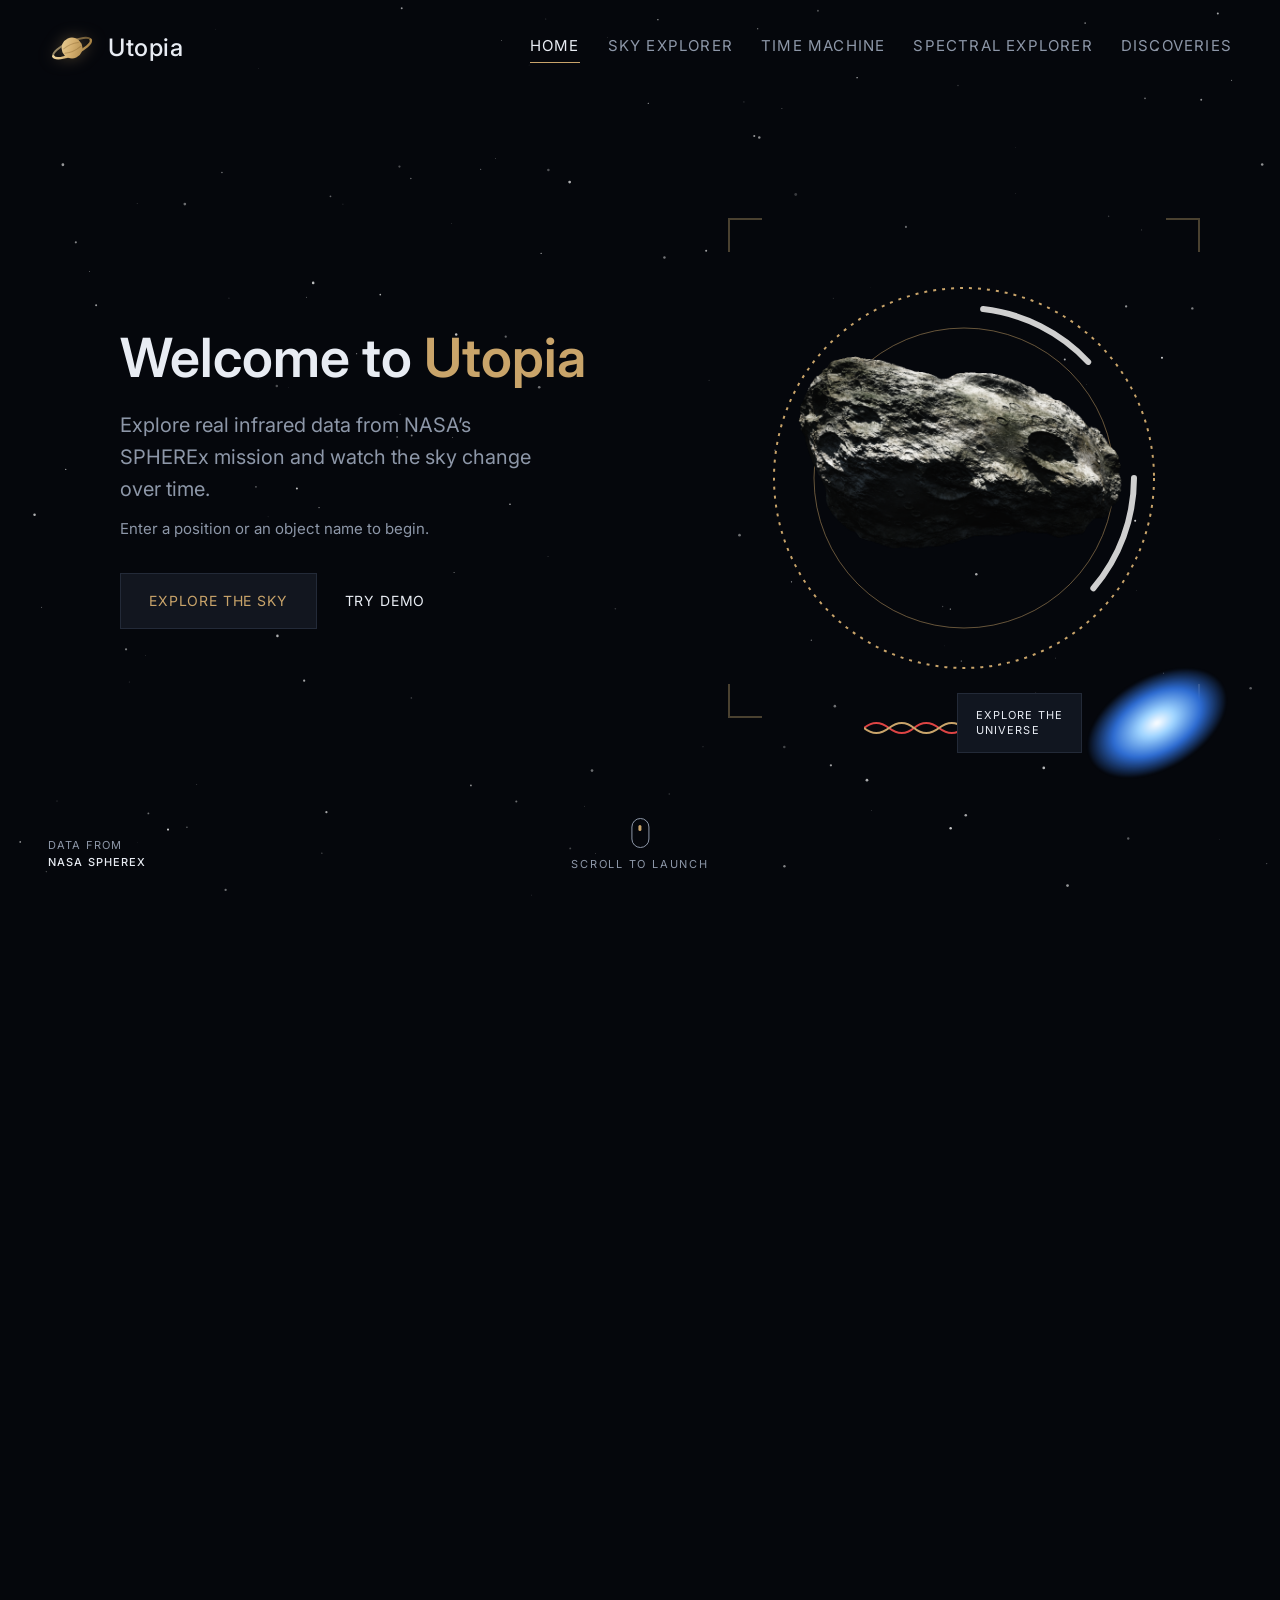
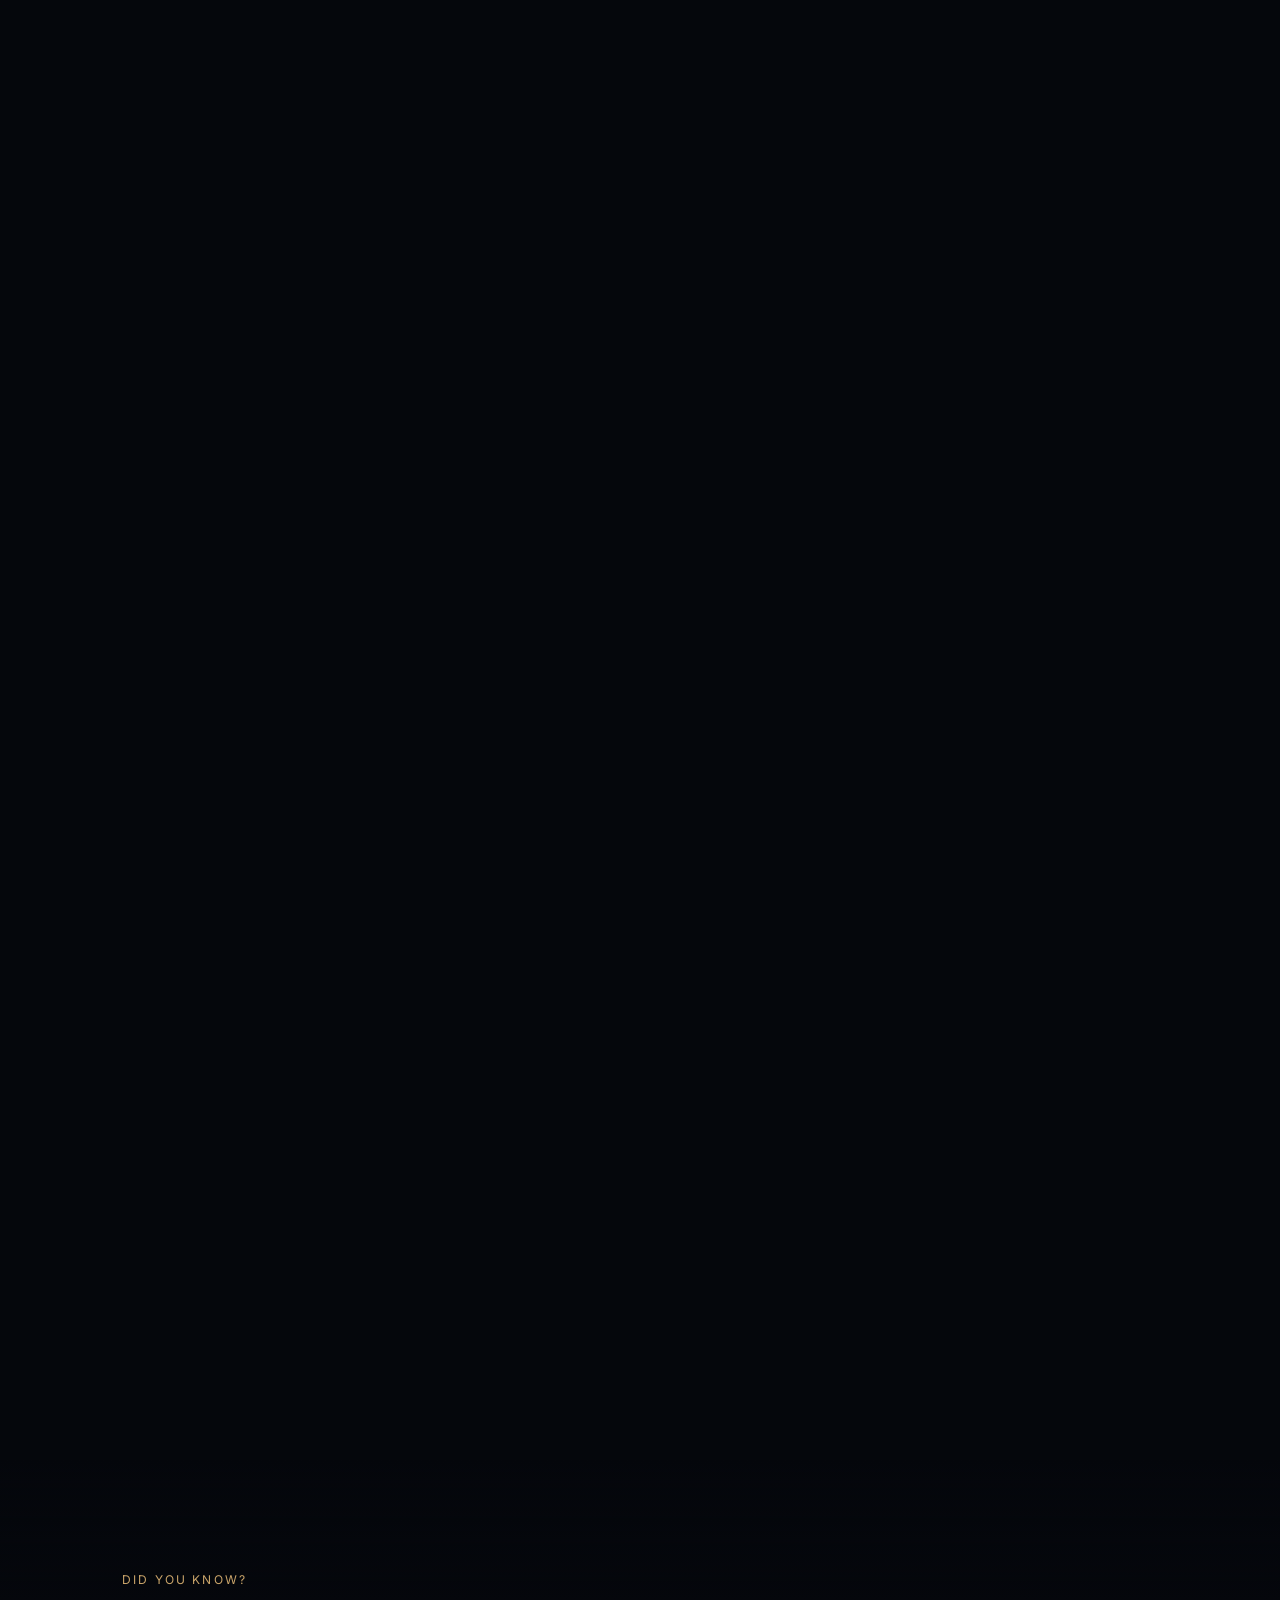
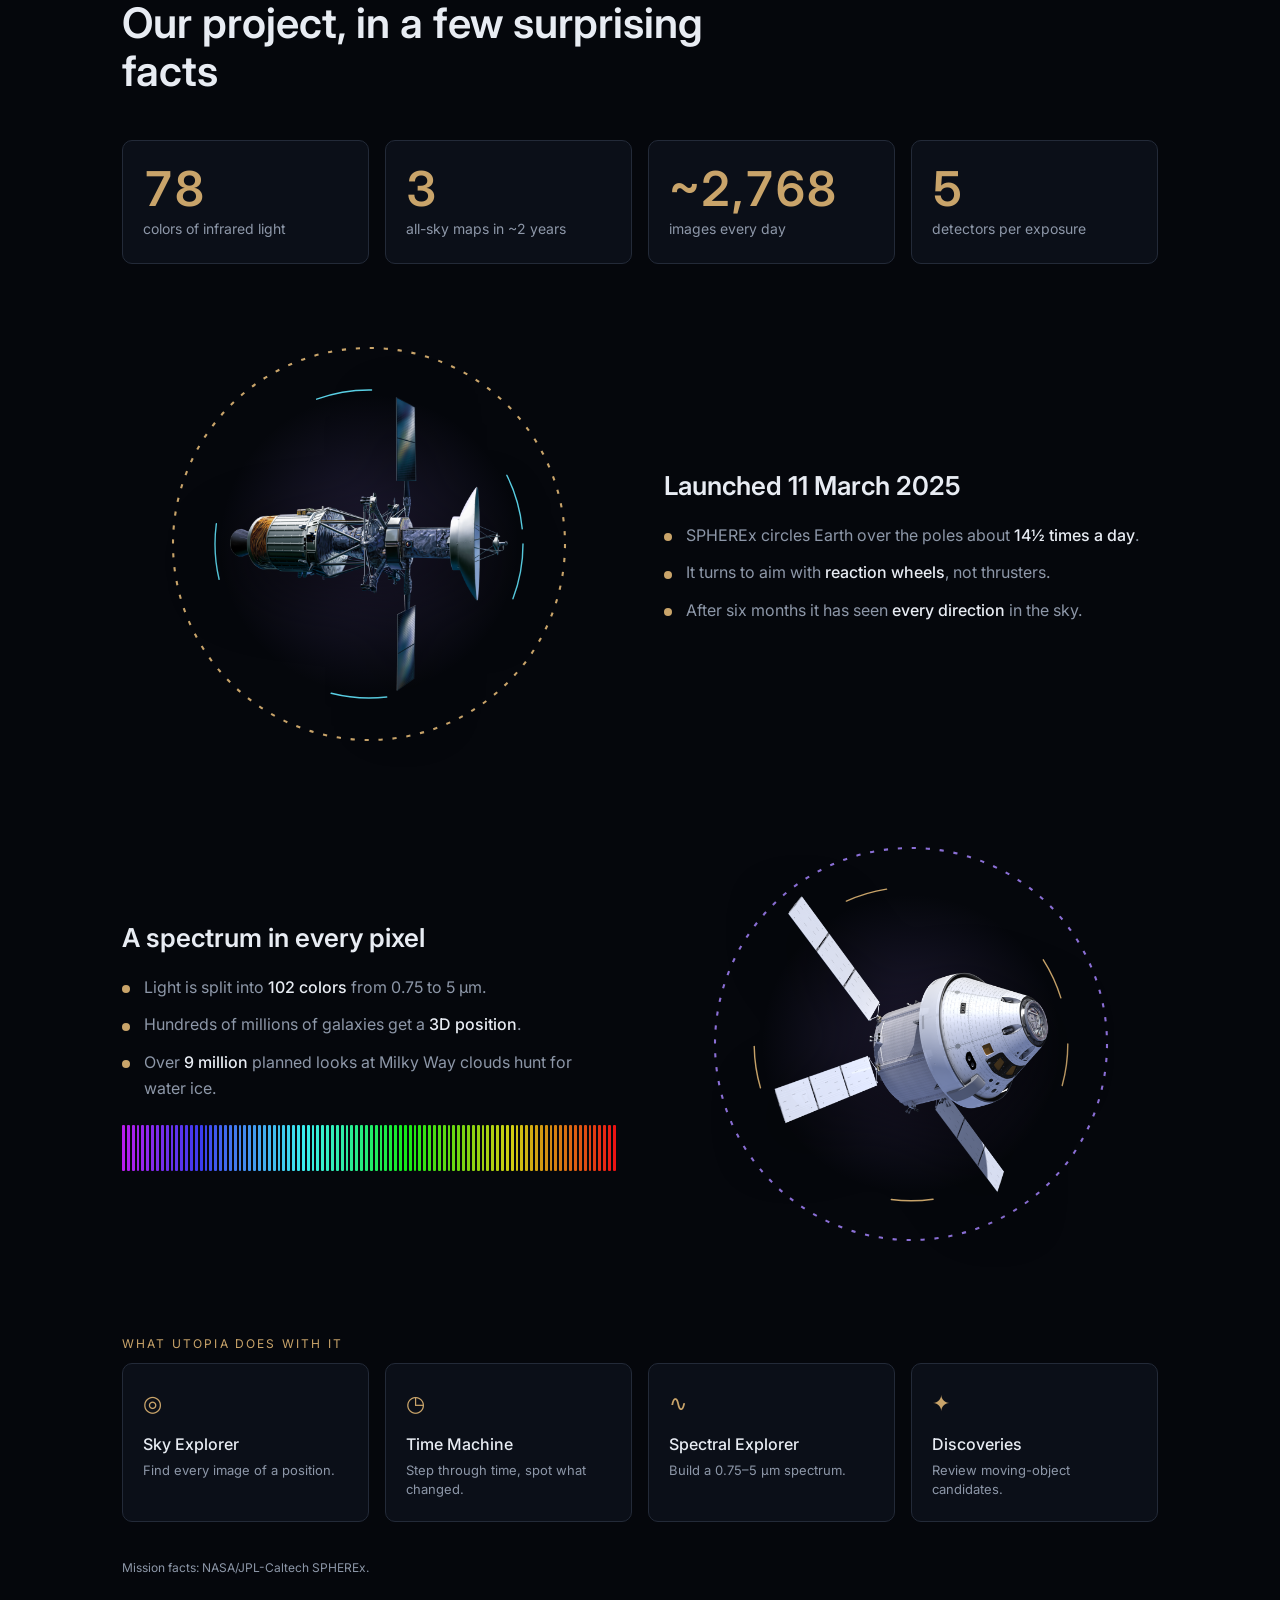
<file: frontend/index.html>
<!doctype html>
<html lang="en">
  <head>
    <meta charset="utf-8" />
    <meta name="viewport" content="width=device-width,initial-scale=1" />
    <title>Welcome · Utopia</title>
    <link rel="preconnect" href="https://fonts.googleapis.com" />
    <link
      href="https://fonts.googleapis.com/css2?family=Inter:wght@400;500;600&family=Cormorant+Garamond:ital,wght@1,500;1,600&display=swap"
      rel="stylesheet"
    />
    <link rel="icon" type="image/svg+xml" href="assets/logo.svg" />
    <link rel="stylesheet" href="css/style.css?v=14" />
  </head>
  <body class="home">
    <canvas id="stars"></canvas>
    <header class="nav">
      <a class="logo" href="index.html"
        ><svg viewBox="0 0 48 48" aria-hidden="true"><defs><linearGradient id="utGold" gradientUnits="userSpaceOnUse" x1="4" y1="8" x2="44" y2="40"><stop offset="0" stop-color="#fbeab8"/><stop offset=".5" stop-color="#d4af6f"/><stop offset="1" stop-color="#8f6b2e"/></linearGradient></defs><g transform="rotate(-24 24 24)" fill="none" stroke="url(#utGold)" stroke-linecap="round"><path d="M3.5 24A20.5 6.5 0 0 1 44.5 24" stroke-width="2" opacity=".6"/><circle cx="24" cy="24" r="10.5" fill="url(#utGold)" stroke="none"/><path d="M16 21.5q8 -2.5 16 0M15.4 26q8.6 2.6 17.2 0" stroke="#7a5a26" stroke-width="1" opacity=".35"/><path d="M3.5 24A20.5 6.5 0 0 0 44.5 24" stroke-width="2.4"/></g></svg>Utopia</a
      >
      <nav class="links">
        <a href="index.html" class="active">Home</a
        ><a href="explorer.html">Sky Explorer</a
        ><a href="time-machine.html">Time Machine</a
        ><a href="spectral.html">Spectral Explorer</a
        ><a href="discoveries.html">Discoveries</a>
      </nav>
    </header>
    <main>
      <!-- ===== Scroll-driven launch: the rocket rises, the hero fades ===== -->
      <section class="launch" id="launch">
        <div class="launch-stage">
          <div class="hero-layer" id="hero-layer">
            <section class="hero">
        <div>
          <h1>Welcome to <span>Utopia</span></h1>
          <p>
            Explore real infrared data from NASA’s SPHEREx mission and watch the
            sky change over time.
          </p>
          <p class="small">Enter a position or an object name to begin.</p>
          <div class="btns">
            <a class="btn" href="explorer.html">Explore the sky</a
            ><a class="link" href="time-machine.html">Try demo</a>
          </div>
        </div>
        <div class="hud">
          <i class="corner tl"></i><i class="corner tr"></i
          ><i class="corner bl"></i><i class="corner br"></i>
          <svg class="ring" viewBox="0 0 400 400" fill="none">
            <circle
              class="r1"
              cx="200"
              cy="200"
              r="190"
              stroke="#c9a46a"
              stroke-width="2"
              stroke-dasharray="3 6"
            />
            <circle
              class="r2"
              cx="200"
              cy="200"
              r="170"
              stroke="#cfcfcf"
              stroke-width="6"
              stroke-dasharray="120 700"
              stroke-linecap="round"
            />
            <circle
              cx="200"
              cy="200"
              r="150"
              stroke="#c9a46a"
              stroke-width="1"
              opacity=".5"
            />
          </svg>
          <img src="pngwing.com.png" alt="Floating space object" class="rock" />
          <svg class="wave" viewBox="0 0 200 20" fill="none">
            <path
              d="M0 10Q12 0 25 10T50 10T75 10T100 10T125 10T150 10T175 10T200 10"
              stroke="#d44"
              stroke-width="2"
            />
            <path
              d="M0 10Q12 20 25 10T50 10T75 10T100 10T125 10T150 10T175 10T200 10"
              stroke="#c9a46a"
              stroke-width="2"
            />
          </svg>
          <div class="galaxy">
            <div class="tag">Explore the<br />universe</div>
            <div class="g"></div>
          </div>
        </div>
      </section>
          </div>
          <div class="launch-msg" id="launch-msg" aria-label="Utopia: journey in the sky">Utopia: journey in the sky</div>
          <div class="rocket" id="rocket" aria-hidden="true">
            <div class="rocket-trail"></div>
            <div class="rocket-body">
              <img src="assets/rocket.png" alt="" />
              <div class="flame"><i></i><i></i><i></i></div>
              <div class="puffs"><b></b><b></b><b></b><b></b><b></b><b></b></div>
            </div>
          </div>
          <div class="scroll-hint" id="scroll-hint"><span></span>Scroll to launch</div>
        </div>
      </section>

      <!-- ===== Fun facts ===== -->
      <section class="facts" id="facts">
        <div class="wrap">
          <p class="eyebrow reveal">Did you know?</p>
          <h2 class="reveal">Our project, in a few surprising facts</h2>

          <div class="stats">
            <div class="stat reveal"><b data-count="102">0</b><span>colors of infrared light</span></div>
            <div class="stat reveal" style="--d:.08s"><b data-count="4">0</b><span>all-sky maps in ~2 years</span></div>
            <div class="stat reveal" style="--d:.16s"><b data-count="3600" data-plus="~">0</b><span>images every day</span></div>
            <div class="stat reveal" style="--d:.24s"><b data-count="6">0</b><span>detectors per exposure</span></div>
          </div>

          <div class="showcase reveal">
            <div class="art">
              <svg class="orbit" viewBox="0 0 300 300" fill="none"><circle class="o1" cx="150" cy="150" r="140" stroke="#c9a46a" stroke-width="1.5" stroke-dasharray="3 7"/><circle class="o2" cx="150" cy="150" r="110" stroke="#5ad1e6" stroke-width="1" stroke-dasharray="40 120" stroke-linecap="round"/></svg>
              <img class="float-a" src="assets/probe.png" alt="Spacecraft illustration" loading="lazy" />
            </div>
            <div class="copy">
              <h3>Launched 11 March 2025</h3>
              <ul>
                <li>SPHEREx circles Earth over the poles about <b>14½ times a day</b>.</li>
                <li>It turns to aim with <b>reaction wheels</b>, not thrusters.</li>
                <li>After six months it has seen <b>every direction</b> in the sky.</li>
              </ul>
            </div>
          </div>

          <div class="showcase flip reveal">
            <div class="art">
              <svg class="orbit" viewBox="0 0 300 300" fill="none"><circle class="o2" cx="150" cy="150" r="140" stroke="#8b6fd6" stroke-width="1.5" stroke-dasharray="3 7"/><circle class="o1" cx="150" cy="150" r="112" stroke="#c9a46a" stroke-width="1" stroke-dasharray="30 130" stroke-linecap="round"/></svg>
              <img class="float-b" src="assets/orion.png" alt="Spacecraft illustration" loading="lazy" />
            </div>
            <div class="copy">
              <h3>A spectrum in every pixel</h3>
              <ul>
                <li>Light is split into <b>102 colors</b> from 0.75 to 5&nbsp;µm.</li>
                <li>Hundreds of millions of galaxies get a <b>3D position</b>.</li>
                <li>Over <b>9 million</b> planned looks at Milky Way clouds hunt for water ice.</li>
              </ul>
              <div class="spectrum" aria-hidden="true"></div>
            </div>
          </div>

          <p class="eyebrow reveal">What Utopia does with it</p>
          <div class="tools">
            <a class="tool reveal" href="explorer.html"><i>◎</i><b>Sky Explorer</b><span>Find every image of a position.</span></a>
            <a class="tool reveal" href="time-machine.html" style="--d:.08s"><i>◷</i><b>Time Machine</b><span>Step through time, spot what changed.</span></a>
            <a class="tool reveal" href="spectral.html" style="--d:.16s"><i>∿</i><b>Spectral Explorer</b><span>Build a 0.75–5&nbsp;µm spectrum.</span></a>
            <a class="tool reveal" href="discoveries.html" style="--d:.24s"><i>✦</i><b>Discoveries</b><span>Review moving-object candidates.</span></a>
          </div>
          <p class="credit">Mission facts: NASA/JPL-Caltech SPHEREx.</p>
        </div>
      </section>
      <div class="powered">Data from<b>NASA SPHEREx</b></div>
    </main>
    <script src="js/main.js"></script>
    <script src="js/home.js?v=2"></script>
  </body>
</html>
</file>
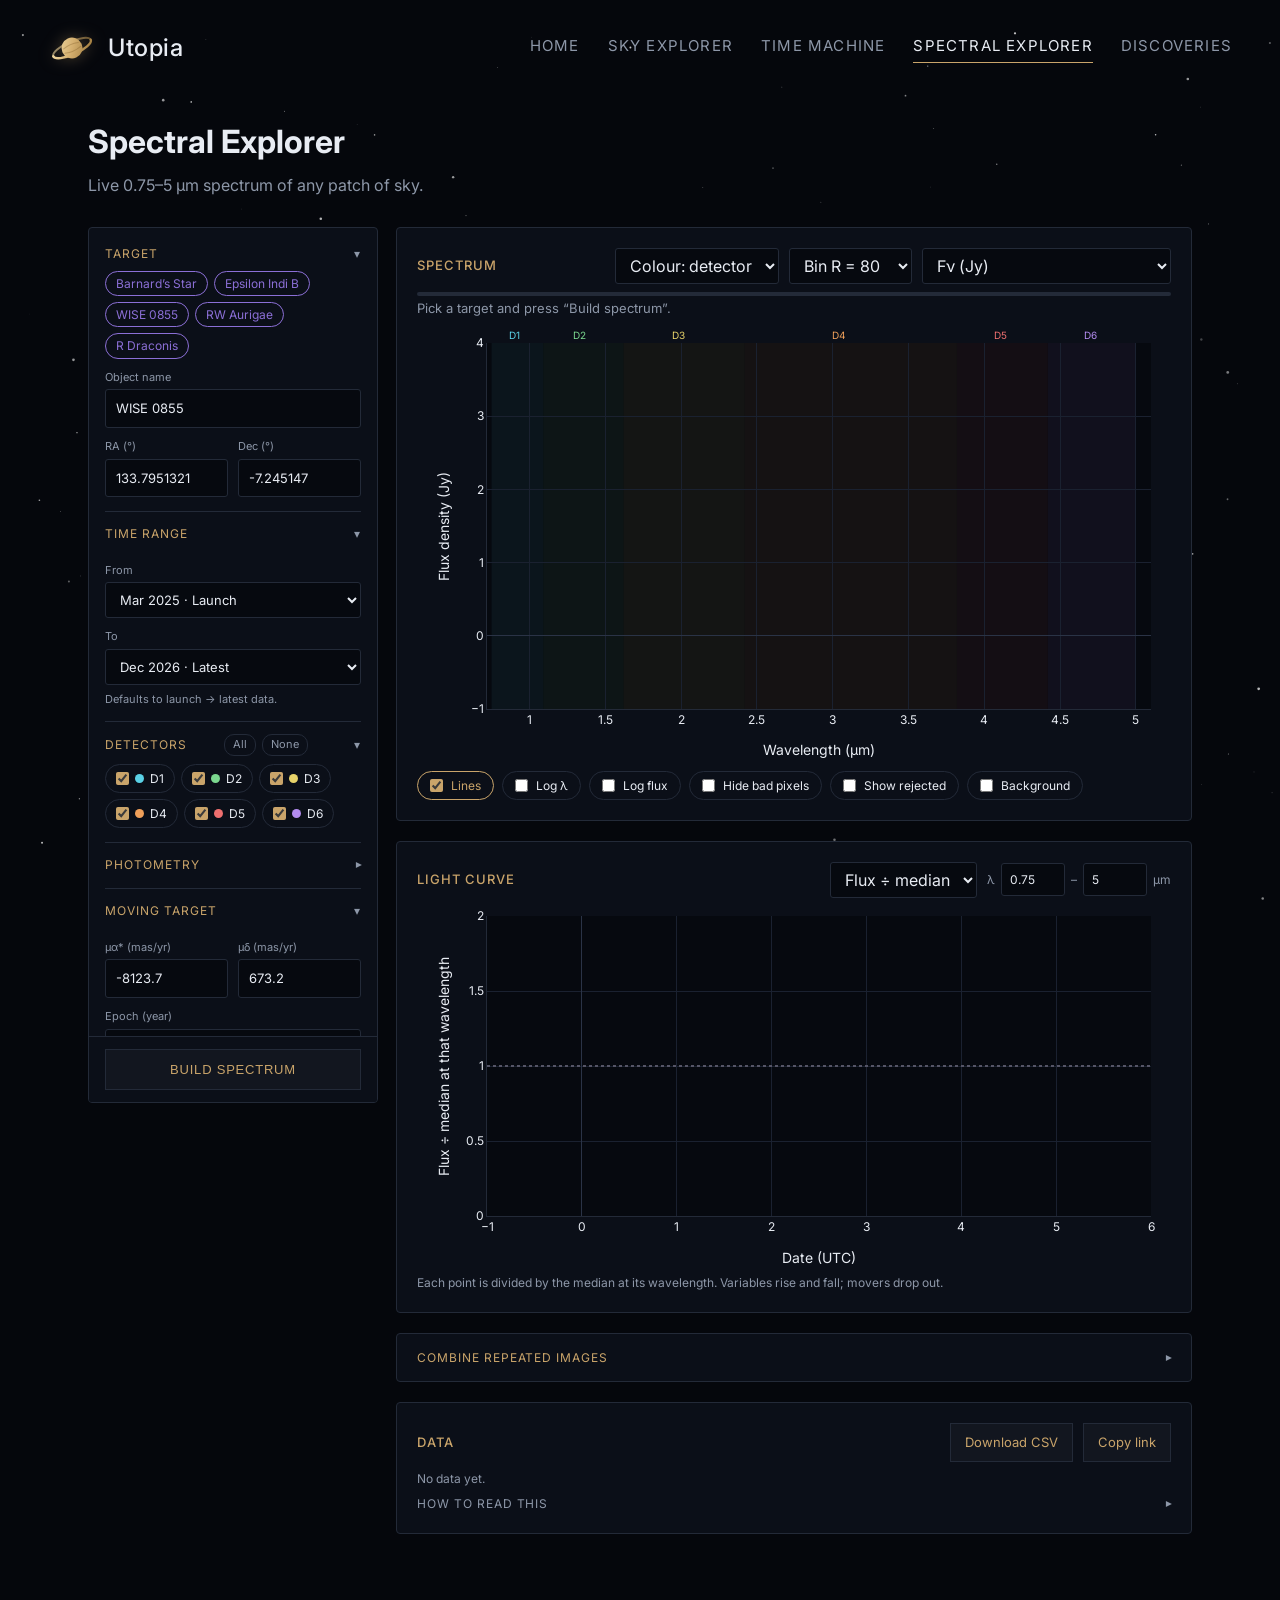
<file: frontend/spectral.html>
<!doctype html>
<html lang="en">
  <head>
    <meta charset="utf-8" />
    <meta name="viewport" content="width=device-width,initial-scale=1" />
    <title>Spectral Explorer · Utopia</title>
    <link rel="preconnect" href="https://fonts.googleapis.com" />
    <link
      href="https://fonts.googleapis.com/css2?family=Inter:wght@400;500;600&display=swap"
      rel="stylesheet"
    />
    <link rel="icon" type="image/svg+xml" href="assets/logo.svg" />
    <link rel="stylesheet" href="css/style.css?v=8" />
  </head>
  <body>
    <canvas id="stars"></canvas>
    <header class="nav">
      <a class="logo" href="index.html"
        ><svg viewBox="0 0 48 48" aria-hidden="true"><defs><linearGradient id="utGold" gradientUnits="userSpaceOnUse" x1="4" y1="8" x2="44" y2="40"><stop offset="0" stop-color="#fbeab8"/><stop offset=".5" stop-color="#d4af6f"/><stop offset="1" stop-color="#8f6b2e"/></linearGradient></defs><g transform="rotate(-24 24 24)" fill="none" stroke="url(#utGold)" stroke-linecap="round"><path d="M3.5 24A20.5 6.5 0 0 1 44.5 24" stroke-width="2" opacity=".6"/><circle cx="24" cy="24" r="10.5" fill="url(#utGold)" stroke="none"/><path d="M16 21.5q8 -2.5 16 0M15.4 26q8.6 2.6 17.2 0" stroke="#7a5a26" stroke-width="1" opacity=".35"/><path d="M3.5 24A20.5 6.5 0 0 0 44.5 24" stroke-width="2.4"/></g></svg>Utopia</a
      >
      <nav class="links">
        <a href="index.html">Home</a><a href="explorer.html">Sky Explorer</a
        ><a href="time-machine.html">Time Machine</a
        ><a href="spectral.html" class="active">Spectral Explorer</a
        ><a href="discoveries.html">Discoveries</a>
      </nav>
    </header>
    <main>
      <div class="page">
        <h1>Spectral Explorer</h1>
        <p class="sub">
          Live 0.75–5 µm spectrum of any patch of sky.
        </p>
        <div class="layout spx-layout">
          <!-- ===== Sidebar ===== -->
          <aside class="panel spx-side">
            <div class="spx-side-body">
              <details class="tm-sec" open>
                <summary>Target</summary>
                <div class="spx-chips" id="spx-chips"></div>
                <label for="name">Object name</label>
                <input id="name" placeholder="e.g. Barnard's Star, then Enter" autocomplete="off" />
                <div class="spx-row">
                  <div><label for="ra">RA (°)</label><input id="ra" type="number" step="any" /></div>
                  <div><label for="dec">Dec (°)</label><input id="dec" type="number" step="any" /></div>
                </div>
              </details>

              <details class="tm-sec" open>
                <summary>Time range</summary>
                <div class="spx-row one">
                  <div><label for="tfrom">From</label><select id="tfrom" title="Start of the time window (SPHEREx launched 11 Mar 2025)"></select></div>
                  <div><label for="tto">To</label><select id="tto" title="End of the time window"></select></div>
                </div>
                <p class="spx-note" id="t-note">Defaults to launch → latest data.</p>
              </details>

              <details class="tm-sec" open>
                <summary>Detectors <span class="spx-mini"><button type="button" id="dets-all">All</button><button type="button" id="dets-none">None</button></span></summary>
                <div class="spx-dets" id="spx-dets"></div>
              </details>

              <details class="tm-sec">
                <summary>Photometry</summary>
                <div class="spx-row">
                  <div><label for="aper">Aperture (″)</label><input id="aper" type="number" step="any" value="12" min="4" /></div>
                  <div><label for="size">Cutout (arcmin)</label><input id="size" type="number" step="any" value="2.5" min="1" /></div>
                </div>
                <label for="maxn">Max images per detector</label>
                <input id="maxn" type="number" value="0" min="0" />
                <p class="spx-note">0 = use all images.</p>
              </details>

              <details class="tm-sec" id="pm-box">
                <summary>Moving target</summary>
                <div class="spx-row">
                  <div><label for="pmra">μα* (mas/yr)</label><input id="pmra" type="number" step="any" value="0" /></div>
                  <div><label for="pmdec">μδ (mas/yr)</label><input id="pmdec" type="number" step="any" value="0" /></div>
                </div>
                <label for="epoch">Epoch (year)</label>
                <input id="epoch" type="number" step="any" value="2000" />
                <p class="spx-note">The aperture follows the target’s motion.</p>
              </details>

              <details class="tm-sec">
                <summary>Data release</summary>
                <select id="rel"><option value="">All current releases</option></select>
                <p class="spx-note">New releases appear automatically.</p>
              </details>
            </div>
            <div class="spx-foot">
              <button class="btn" id="run" type="button">Build spectrum</button>
              <button class="btn secondary" id="cancel" type="button" hidden>Cancel</button>
            </div>
          </aside>

          <!-- ===== Results ===== -->
          <div class="spx-main">
            <div class="panel">
              <div class="spx-panel-head">
                <h3>Spectrum</h3>
                <div class="spx-actions">
                  <select id="color-by" title="Colour points by">
                    <option value="det">Colour: detector</option>
                    <option value="date">Colour: date</option>
                    <option value="flags">Colour: flags</option>
                  </select>
                  <select id="bin" title="Combine points by detector">
                    <option value="0">No binning</option>
                    <option value="150">Bin R = 150</option>
                    <option value="80" selected>Bin R = 80</option>
                    <option value="40">Bin R = 40</option>
                  </select>
                  <select id="yunit" title="Units">
                    <option value="jy">Fν (Jy)</option>
                    <option value="mjy">Fν (mJy)</option>
                    <option value="ujy">Fν (µJy)</option>
                    <option value="nufnu">νFν (W m⁻²)</option>
                    <option value="sb">Surface brightness (MJy/sr)</option>
                  </select>
                </div>
              </div>
              <div class="spx-bar"><div id="bar"></div></div>
              <div class="spx-status" id="status">Pick a target and press “Build spectrum”.</div>
              <div id="chart-spec" class="spx-chart"></div>
              <div class="spx-toggles">
                <label class="spx-check" title="Connect points with lines"><input type="checkbox" id="joinpts" checked /> Lines</label>
                <label class="spx-check"><input type="checkbox" id="logx" /> Log λ</label>
                <label class="spx-check"><input type="checkbox" id="logy" /> Log flux</label>
                <label class="spx-check" title="Hide points with bad pixels in the aperture (bit 32)"><input type="checkbox" id="hidebad" /> Hide bad pixels</label>
                <label class="spx-check" title="Show rejected (flagged) points"><input type="checkbox" id="showbad" /> Show rejected</label>
                <label class="spx-check" title="Show local background level"><input type="checkbox" id="showbkg" /> Background</label>
              </div>
            </div>

            <div class="panel" id="inspect" hidden>
              <div class="spx-panel-head"><h3>Cutout</h3><span class="spx-note" style="margin:0">Click any point to see its image</span></div>
              <div class="spx-inspect">
                <div class="spx-stamp">
                  <img id="inspect-img" alt="SPHEREx cutout of the selected point" />
                  <svg viewBox="0 0 100 100" aria-hidden="true"><circle id="inspect-ap" cx="50" cy="50" r="10" /></svg>
                </div>
                <div>
                  <div class="spx-note" id="inspect-msg" style="margin-top:0"></div>
                  <div class="spx-meta" id="inspect-meta"></div>
                </div>
              </div>
            </div>

            <div class="panel">
              <div class="spx-panel-head">
                <h3>Light curve</h3>
                <div class="spx-actions">
                  <select id="lc-mode" title="Y axis">
                    <option value="ratio">Flux ÷ median</option>
                    <option value="flux">Flux (Jy)</option>
                  </select>
                  <div class="spx-range">
                    <label for="lmin">λ</label><input id="lmin" type="number" step="any" value="0.75" title="λ min (µm)" /><span>–</span><input id="lmax" type="number" step="any" value="5" title="λ max (µm)" /><label>µm</label>
                  </div>
                </div>
              </div>
              <div id="chart-lc" class="spx-chart" style="height:360px"></div>
              <p class="spx-note">Each point is divided by the median at its wavelength. Variables rise and fall; movers drop out.</p>
            </div>

            <details class="panel tm-fold" id="stack-panel">
              <summary>Combine repeated images</summary>
              <p class="spx-note">Stack observations of the same detector and bandpass.</p>
              <div class="spx-row">
                <div><label for="stack-det">Detector</label><select id="stack-det"><option value="">Build spectrum first</option></select></div>
                <div><label for="stack-band">Bandpass</label><select id="stack-band" disabled><option value="">Choose detector first</option></select></div>
              </div>
              <label for="stack-method">Method</label>
              <select id="stack-method"><option value="mean">Mean (recommended)</option><option value="median">Median</option><option value="sum">Sum</option></select>
              <div id="stack-observations" class="stack-list"><span class="spx-note">Build a spectrum to load observations.</span></div>
              <div class="spx-actions" style="margin-top:12px"><button type="button" id="stack-run" class="btn" disabled>Combine selected</button></div>
              <div class="spx-status" id="stack-status" aria-live="polite"></div>
              <div id="stack-result" hidden style="margin-top:12px"><img id="stack-img" alt="Combined SPHEREx image" style="display:block;width:100%;max-width:720px;border:1px solid var(--line);border-radius:8px"/><p class="spx-note" id="stack-caption"></p></div>
            </details>

            <div class="panel">
              <div class="spx-panel-head">
                <h3>Data</h3>
                <div class="spx-actions">
                  <button type="button" id="dl-csv">Download CSV</button>
                  <button type="button" id="share">Copy link</button>
                </div>
              </div>
              <p class="spx-note" id="summary"></p>
              <details class="tm-more">
                <summary>How to read this</summary>
                <p class="spx-note">Aperture photometry with a local background; heavily flagged points are rejected. No aperture correction, so fluxes are lower limits.</p>
                <p class="spx-note">Flag 0 or 2097152 = nominal. ≥ 4294967296 = bad pixel involved. Be cautious near the D3/D4 dichroic.</p>
              </details>
            </div>
          </div>
        </div>
      </div>
    </main>
    <script src="https://cdn.plot.ly/plotly-2.35.2.min.js" charset="utf-8"></script>
    <script src="js/main.js?v=16"></script>
    <script src="js/spectral.js?v=7"></script>
  </body>
</html>
</file>
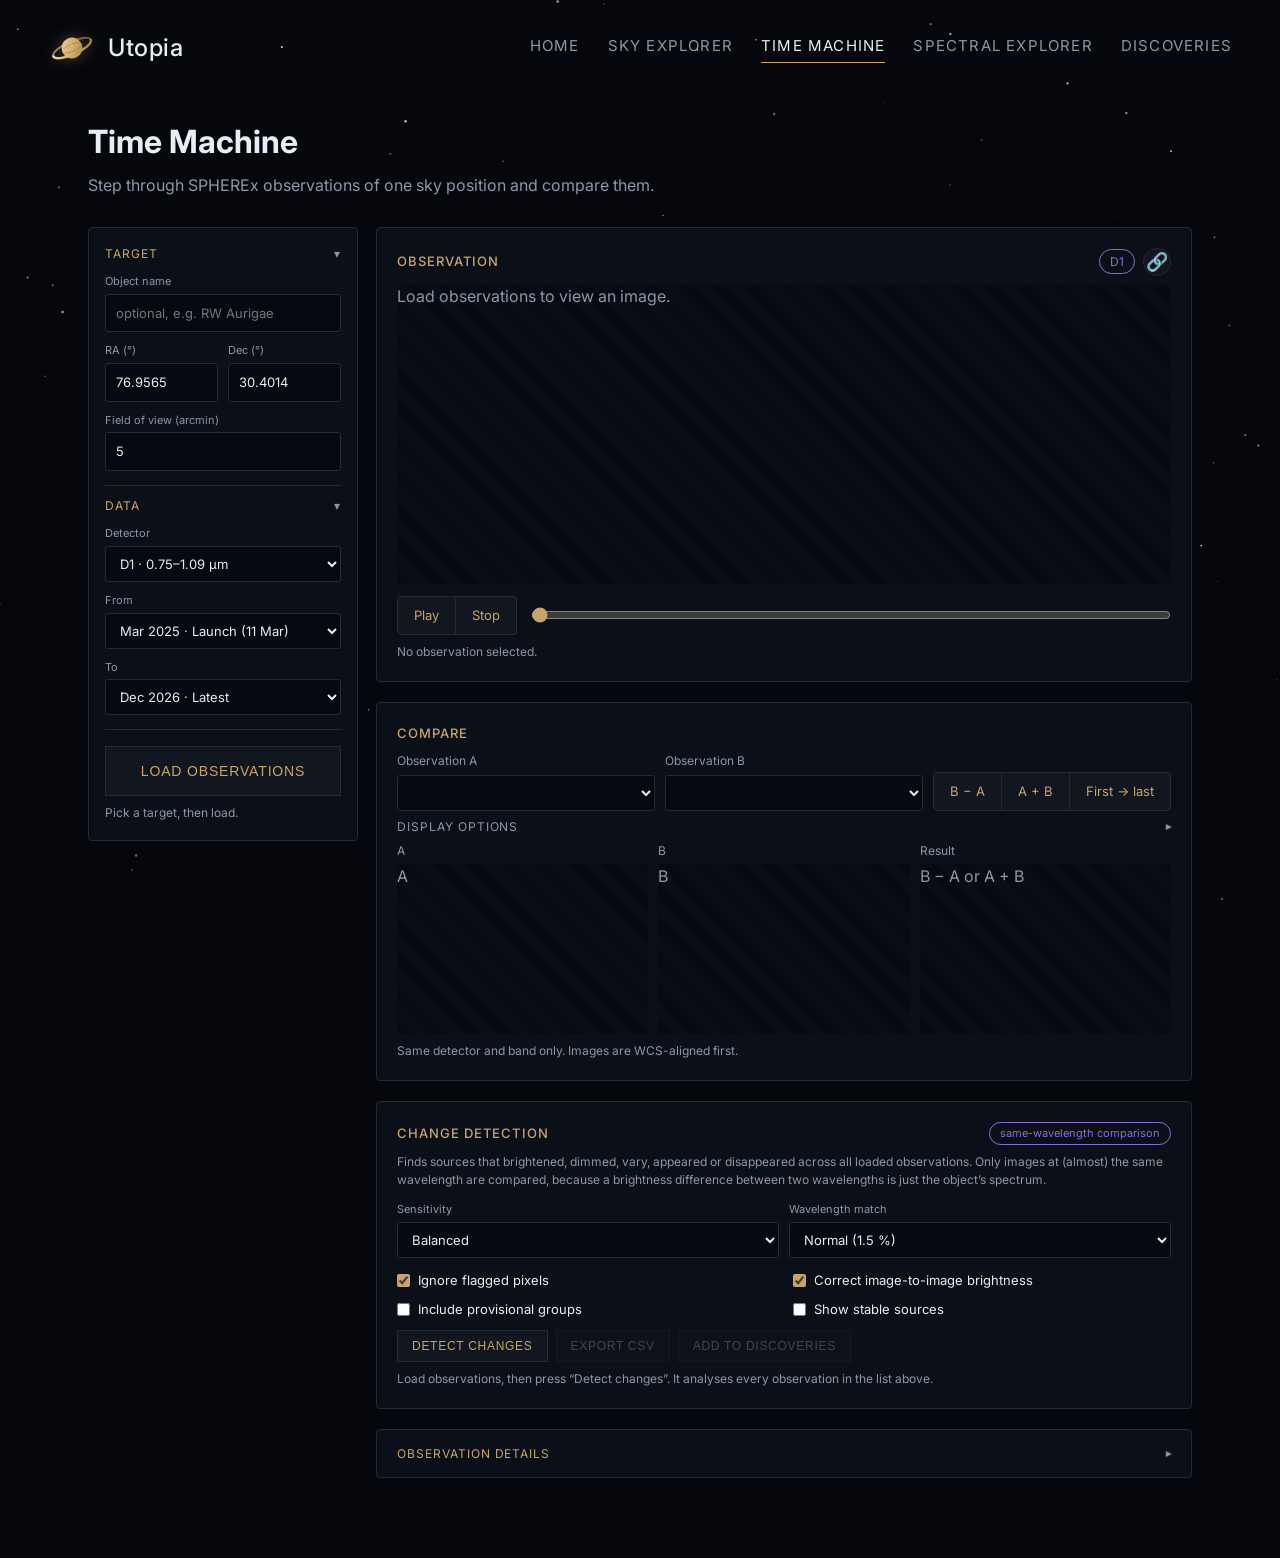
<file: frontend/time-machine.html>
<!doctype html>
<html lang="en">
<head>
  <meta charset="utf-8" />
  <meta name="viewport" content="width=device-width,initial-scale=1" />
  <title>Time Machine · Utopia</title>
  <link rel="preconnect" href="https://fonts.googleapis.com" />
  <link href="https://fonts.googleapis.com/css2?family=Inter:wght@400;500;600&display=swap" rel="stylesheet" />
  <link rel="icon" type="image/svg+xml" href="assets/logo.svg" />
    <link rel="stylesheet" href="css/style.css?v=13" />
</head>
<body>
  <canvas id="stars"></canvas>
  <header class="nav">
    <a class="logo" href="index.html"><svg viewBox="0 0 48 48" aria-hidden="true"><defs><linearGradient id="utGold" gradientUnits="userSpaceOnUse" x1="4" y1="8" x2="44" y2="40"><stop offset="0" stop-color="#fbeab8"/><stop offset=".5" stop-color="#d4af6f"/><stop offset="1" stop-color="#8f6b2e"/></linearGradient></defs><g transform="rotate(-24 24 24)" fill="none" stroke="url(#utGold)" stroke-linecap="round"><path d="M3.5 24A20.5 6.5 0 0 1 44.5 24" stroke-width="2" opacity=".6"/><circle cx="24" cy="24" r="10.5" fill="url(#utGold)" stroke="none"/><path d="M16 21.5q8 -2.5 16 0M15.4 26q8.6 2.6 17.2 0" stroke="#7a5a26" stroke-width="1" opacity=".35"/><path d="M3.5 24A20.5 6.5 0 0 0 44.5 24" stroke-width="2.4"/></g></svg>Utopia</a>
    <nav class="links"><a href="index.html">Home</a><a href="explorer.html">Sky Explorer</a><a href="time-machine.html" class="active">Time Machine</a><a href="spectral.html">Spectral Explorer</a><a href="discoveries.html">Discoveries</a></nav>
  </header>
  <main><div class="page">
    <h1>Time Machine</h1>
    <p class="sub">Step through SPHEREx observations of one sky position and compare them.</p>
    <div class="layout tm-layout">
      <!-- ===== Sidebar: what to look at ===== -->
      <aside class="panel tm-side">
        <details class="tm-sec" open>
          <summary>Target</summary>
          <label for="tm-name">Object name</label><input id="tm-name" placeholder="optional, e.g. RW Aurigae" />
          <div class="spx-row"><div><label for="tm-ra">RA (°)</label><input id="tm-ra" type="number" step="any" value="76.9565" /></div><div><label for="tm-dec">Dec (°)</label><input id="tm-dec" type="number" step="any" value="30.4014" /></div></div>
          <label for="tm-fov">Field of view (arcmin)</label><input id="tm-fov" type="number" min="1" max="30" step="any" value="5" />
        </details>
        <details class="tm-sec" open>
          <summary>Data</summary>
          <label for="tm-det">Detector</label><select id="tm-det"><option value="1">D1 · 0.75–1.09 µm</option><option value="2">D2 · 1.09–1.62 µm</option><option value="3">D3 · 1.62–2.42 µm</option><option value="4">D4 · 2.42–3.82 µm</option><option value="5">D5 · 3.82–4.42 µm</option><option value="6">D6 · 4.42–5.00 µm</option></select>
          <div class="tm-dates"><label for="tm-from">From</label><select id="tm-from" title="Start of the time window (SPHEREx launched 11 Mar 2025)"></select><label for="tm-to">To</label><select id="tm-to" title="End of the time window"></select></div>
        </details>
        <button class="btn" id="tm-search" type="button">Load observations</button>
        <p class="spx-note" id="tm-status">Pick a target, then load.</p>
      </aside>

      <section class="spx-main">
        <!-- ===== Viewer + playback ===== -->
        <div class="panel">
          <div class="spx-panel-head"><h3>Observation</h3><div class="tm-head-r"><span class="chip" id="tm-det-label">D1</span><button class="icon-btn" id="tm-share" type="button" title="Copy coordinate link" aria-label="Copy coordinate link">&#128279;</button></div></div>
          <div class="viewer" id="tm-main-image" style="min-height:300px">Load observations to view an image.</div>
          <div class="tm-player">
            <div class="tm-player-btns"><button id="tm-play" type="button">Play</button><button id="tm-stop" type="button">Stop</button></div>
            <input id="tm-slider" type="range" min="0" max="0" value="0" aria-label="Observation" />
          </div>
          <p class="spx-note" id="tm-current">No observation selected.</p>
        </div>

        <!-- ===== Compare ===== -->
        <div class="panel">
          <div class="spx-panel-head"><h3>Compare</h3></div>
          <div class="tm-compare-bar">
            <div><label for="tm-a">Observation A</label><select id="tm-a"></select></div>
            <div><label for="tm-b">Observation B</label><select id="tm-b"></select></div>
            <div class="tm-seg"><button id="tm-diff" type="button">B − A</button><button id="tm-combine" type="button">A + B</button><button id="tm-first-last" type="button" title="Select the first and last observation and subtract them">First → last</button></div>
          </div>
          <details class="tm-more">
            <summary>Display options</summary>
            <div class="spx-row tm-opts">
              <div><label for="tm-combine-method">Combine</label><select id="tm-combine-method"><option value="mean">Mean</option><option value="median">Median</option><option value="sum">Sum</option></select></div>
              <div><label for="tm-stretch">Stretch</label><select id="tm-stretch"><option value="asinh">Asinh</option><option value="sqrt">Square root</option><option value="log">Log</option><option value="linear">Linear</option></select></div>
              <div><label for="tm-contrast">Contrast</label><input id="tm-contrast" type="range" min="0.5" max="2.5" step="0.1" value="1"></div>
              <div><label for="tm-zoom">Zoom</label><input id="tm-zoom" type="range" min="1" max="5" step="0.25" value="1"></div>
            </div>
          </details>
          <div class="tm-comparison">
            <div><p class="spx-note">A</p><div class="viewer" id="tm-image-a" style="min-height:170px">A</div></div>
            <div><p class="spx-note">B</p><div class="viewer" id="tm-image-b" style="min-height:170px">B</div></div>
            <div><p class="spx-note">Result</p><div class="viewer" id="tm-result" style="min-height:170px">B − A or A + B</div></div>
          </div>
          <p class="spx-note">Same detector and band only. Images are WCS-aligned first.</p>
        </div>

        <!-- ===== Change detection ===== -->
        <div class="panel" id="tm-chg">
          <div class="spx-panel-head"><h3>Change detection</h3><span class="chip" title="SPHEREx sees a different wavelength every visit">same-wavelength comparison</span></div>
          <p class="spx-note" style="margin-top:0">Finds sources that brightened, dimmed, vary, appeared or disappeared across all loaded observations. Only images at (almost) the same wavelength are compared, because a brightness difference between two wavelengths is just the object&rsquo;s spectrum.</p>
          <div class="spx-row tm-chg-opts">
            <div><label for="tm-chg-sens">Sensitivity</label><select id="tm-chg-sens"><option value="3">High &middot; more detections, more false alarms</option><option value="4" selected>Balanced</option><option value="5">Strict &middot; only very clear changes</option></select></div>
            <div><label for="tm-chg-wl">Wavelength match</label><select id="tm-chg-wl"><option value="0.005">Very close (0.5 %)</option><option value="0.015" selected>Normal (1.5 %)</option><option value="0.03">Loose (3 %)</option></select></div>
          </div>
          <div class="tm-chg-checks">
            <label class="spx-check" title="Ignores bad / flagged pixels (cosmic rays, hot pixels, &hellip;) that can fake a change."><input type="checkbox" id="tm-chg-mask" checked> Ignore flagged pixels</label>
            <label class="spx-check" title="Uses bright, stable stars in the field to cancel brightness differences between images."><input type="checkbox" id="tm-chg-norm" checked> Correct image-to-image brightness</label>
            <label class="spx-check" title="Also compare images with no readable wavelength, grouped by band. Less reliable."><input type="checkbox" id="tm-chg-prov"> Include provisional groups</label>
            <label class="spx-check"><input type="checkbox" id="tm-chg-stable"> Show stable sources</label>
          </div>
          <div class="tm-toolbar">
            <button class="btn" id="tm-chg-run" type="button">Detect changes</button>
            <button class="btn secondary" id="tm-chg-stop" type="button" hidden>Stop</button>
            <button class="btn secondary" id="tm-chg-export" type="button" disabled>Export CSV</button>
            <button class="btn secondary" id="tm-chg-save" type="button" disabled>Add to Discoveries</button>
          </div>
          <div class="spx-bar" id="tm-chg-bar" hidden><div></div></div>
          <p class="spx-note" id="tm-chg-status">Load observations, then press &ldquo;Detect changes&rdquo;. It analyses every observation in the list above.</p>
          <div class="tm-chg-table" id="tm-chg-table"></div>
          <canvas id="tm-lightcurve" hidden aria-label="Light curve of the selected source"></canvas>
          <p class="spx-note" id="tm-lc-note" hidden>Click a point to open that observation above.</p>
        </div>

        <!-- ===== Metadata (collapsed) ===== -->
        <details class="panel tm-fold">
          <summary>Observation details</summary>
          <div id="tm-metadata" class="spx-meta">Details appear here.</div>
        </details>
      </section>
    </div>
  </div></main>
  <script src="js/main.js?v=16"></script>
</body>
</html>
</file>
<file: frontend/css/style.css>
:root {
  --bg: #05070c;
  --panel: #0b0f18;
  --line: #232a38;
  --text: #e8ecf3;
  --muted: #8d97a8;
  --amber: #c9a46a;
  --cyan: #5ad1e6;
  --purple: #8b6fd6;
}
* {
  box-sizing: border-box;
  margin: 0;
  padding: 0;
}
html,
body {
  height: 100%;
}
body {
  background: var(--bg);
  color: var(--text);
  font-family:
    Inter,
    system-ui,
    -apple-system,
    "Segoe UI",
    sans-serif;
  line-height: 1.6;
  overflow-x: hidden;
}
#stars {
  position: fixed;
  inset: 0;
  z-index: 0;
}
a {
  color: inherit;
  text-decoration: none;
}
header.nav {
  position: relative;
  z-index: 2;
  display: flex;
  justify-content: space-between;
  align-items: center;
  padding: 24px 48px;
}
.logo {
  display: flex;
  align-items: center;
  gap: 12px;
  font-size: 24px;
  font-weight: 500;
  letter-spacing: 0.5px;
}
.logo svg {
  width: 48px;
  height: 48px;
}
nav.links {
  display: flex;
  gap: 28px;
  font-size: 15px;
  letter-spacing: 0.08em;
  text-transform: uppercase;
  color: var(--muted);
}
nav.links a:hover,
nav.links a.active {
  color: var(--text);
}
nav.links a.active {
  border-bottom: 1px solid var(--amber);
  padding-bottom: 4px;
}
main {
  position: relative;
  z-index: 1;
}
.hero {
  display: grid;
  grid-template-columns: 1fr 1fr;
  align-items: center;
  gap: 40px;
  min-height: calc(100vh - 110px);
  padding: 0 48px 60px 120px;
}
.hero h1 {
  font-size: 54px;
  font-weight: 600;
  line-height: 1.15;
  margin-bottom: 20px;
}
.hero h1 span {
  color: var(--amber);
}
.hero p {
  color: var(--muted);
  font-size: 20px;
  max-width: 430px;
  margin-bottom: 12px;
}
.hero p.small {
  font-size: 15px;
  margin-bottom: 32px;
}
.btns {
  display: flex;
  gap: 28px;
  align-items: center;
}
.btn {
  display: inline-block;
  padding: 16px 28px;
  background: #12161f;
  border: 1px solid var(--line);
  color: var(--amber);
  font-size: 14px;
  letter-spacing: 0.06em;
  text-transform: uppercase;
  transition: 0.2s;
}
.btn:hover {
  border-color: var(--amber);
  background: #181d29;
}
.link {
  font-size: 14px;
  letter-spacing: 0.06em;
  text-transform: uppercase;
}
.link:hover {
  color: var(--amber);
}
.hud {
  position: relative;
  height: 520px;
  display: flex;
  align-items: center;
  justify-content: center;
}
.hud .corner {
  position: absolute;
  width: 34px;
  height: 34px;
  border: 2px solid #4a4130;
}
.hud .tl {
  top: 0;
  left: 6%;
  border-right: 0;
  border-bottom: 0;
}
.hud .tr {
  top: 0;
  right: 6%;
  border-left: 0;
  border-bottom: 0;
}
.hud .bl {
  bottom: 20px;
  left: 6%;
  border-right: 0;
  border-top: 0;
}
.hud .br {
  bottom: 20px;
  right: 6%;
  border-left: 0;
  border-top: 0;
}
.ring {
  position: absolute;
  width: 400px;
  height: 400px;
}
.ring .r1 {
  transform-origin: center;
  animation: spin 60s linear infinite;
}
.ring .r2 {
  transform-origin: center;
  animation: spin 40s linear infinite reverse;
}
@keyframes spin {
  to {
    transform: rotate(360deg);
  }
}
.rock {
  width: 480px;
  height: 450px;
  object-fit: contain;
  position: relative;
  animation: gentleFloat 5s ease-in-out infinite;
  transform-origin: center;
  will-change: transform;
}

@keyframes gentleFloat {
  0%, 100% {
    transform: translateY(0) rotate(0deg);
  }

  15% {
    transform: translateY(-5px) rotate(-2deg);
  }

  30% {
    transform: translateY(-8px) rotate(-3deg);
  }

  45% {
    transform: translateY(-5px) rotate(-1deg);
  }

  60%, 85% {
    transform: translateY(0) rotate(0deg);
  }
}
.wave {
  position: absolute;
  bottom: 0;
  width: 200px;
  height: 20px;
}
.galaxy {
  position: absolute;
  right: 0;
  bottom: -30px;
  display: flex;
  align-items: center;
  gap: 0;
}
.galaxy .tag {
  background: #111620;
  border: 1px solid var(--line);
  padding: 14px 18px;
  font-size: 11px;
  letter-spacing: 0.1em;
  text-transform: uppercase;
  line-height: 1.4;
}
.galaxy .g {
  width: 150px;
  height: 90px;
  border-radius: 50%;
  transform: rotate(-30deg);
  background: radial-gradient(
    ellipse,
    #fff 0,
    #9fd4ff 18%,
    #2d6bd1 45%,
    transparent 72%
  );
  filter: blur(1px);
}
.powered {
  position: fixed;
  left: 48px;
  bottom: 28px;
  z-index: 2;
  font-size: 11px;
  letter-spacing: 0.1em;
  color: var(--muted);
  text-transform: uppercase;
}
.powered b {
  display: block;
  color: var(--text);
  font-weight: 500;
}
.page {
  max-width: 1200px;
  margin: 0 auto;
  padding: 20px 48px 80px;
}
.page h1 {
  font-size: 32px;
  margin-bottom: 6px;
}
.page .sub {
  color: var(--muted);
  margin-bottom: 28px;
}
.layout {
  display: grid;
  grid-template-columns: 300px 1fr;
  gap: 20px;
}
.panel {
  background: var(--panel);
  border: 1px solid var(--line);
  padding: 20px;
  border-radius: 4px;
}
.panel h3 {
  font-size: 13px;
  letter-spacing: 0.08em;
  text-transform: uppercase;
  color: var(--amber);
  margin-bottom: 14px;
  font-weight: 500;
}
label {
  display: block;
  font-size: 12px;
  color: var(--muted);
  margin: 12px 0 4px;
}
input,
select {
  width: 100%;
  padding: 10px 12px;
  background: #06090f;
  border: 1px solid var(--line);
  color: var(--text);
  border-radius: 3px;
  font: inherit;
}
input:focus,
select:focus,
button:focus-visible,
a:focus-visible {
  outline: 2px solid var(--cyan);
  outline-offset: 2px;
}
.panel .btn {
  width: 100%;
  margin-top: 18px;
  cursor: pointer;
  text-align: center;
}
.viewer {
  min-height: 420px;
  display: flex;
  align-items: center;
  justify-content: center;
  color: var(--muted);
  text-align: center;
  background: repeating-linear-gradient(
    45deg,
    #070a11,
    #070a11 12px,
    #090d15 12px,
    #090d15 24px
  );
}
.controls {
  display: flex;
  gap: 14px;
  align-items: center;
  margin-top: 16px;
}
.controls input[type="range"] {
  flex: 1;
  padding: 0;
}
.controls button {
  padding: 10px 18px;
  background: #12161f;
  border: 1px solid var(--line);
  color: var(--amber);
  cursor: pointer;
  font: inherit;
}
table {
  width: 100%;
  border-collapse: collapse;
  font-size: 14px;
}
th,
td {
  text-align: left;
  padding: 12px;
  border-bottom: 1px solid var(--line);
}
th {
  color: var(--muted);
  font-weight: 500;
}
.chip {
  padding: 2px 10px;
  border: 1px solid var(--purple);
  color: var(--purple);
  border-radius: 20px;
  font-size: 12px;
}
@media (max-width: 900px) {
  .hero {
    grid-template-columns: 1fr;
    padding: 20px 24px 100px;
  }
  .hud {
    height: 420px;
  }
  .layout {
    grid-template-columns: 1fr;
  }
  nav.links {
    display: none;
  }
  header.nav {
    padding: 20px 24px;
  }
  .page {
    padding: 20px 24px 60px;
  }
  .powered {
    display: none;
  }
}
@media (prefers-reduced-motion: reduce) {
  * {
    animation: none !important;
  }
}

/* ===== Sky Explorer: full-screen sky map (scoped to body.sky-page) ===== */
body.sky-page { overflow: hidden; }
body.sky-page #stars { display: none; }
.sky-map { position: fixed; inset: 0; z-index: 1; background: #000; }
.sky-map .sky-fallback { height: 100%; display: flex; align-items: center; justify-content: center; color: var(--muted); }
body.sky-page header.nav {
  position: fixed; top: 0; left: 0; right: 0; z-index: 5;
  background: linear-gradient(rgba(5, 7, 12, 0.9), rgba(5, 7, 12, 0));
  pointer-events: none;
}
body.sky-page header.nav a { pointer-events: auto; }
body.sky-page main { position: fixed; inset: 0; z-index: 3; pointer-events: none; }
body.sky-page .page { max-width: none; height: 100%; margin: 0; padding: 104px 32px 24px; }
body.sky-page .page > h1, body.sky-page .page > .sub { display: none; }
body.sky-page .layout { display: block; height: 100%; position: relative; }
body.sky-page .panel {
  pointer-events: auto; background: rgba(11, 15, 24, 0.88);
  backdrop-filter: blur(6px); overflow: auto;
}
/* search pop-up: small square card, bottom-left */
body.sky-page .sky-pop {
  position: absolute; left: 0; bottom: 0; width: 340px; max-height: min(440px, 100%);
  padding: 0; display: flex; flex-direction: column; border-radius: 10px;
  box-shadow: 0 12px 40px rgba(0, 0, 0, .55);
}
body.sky-page .sky-pop .pop-head { display: flex; align-items: center; justify-content: space-between; padding: 12px 14px 10px; }
body.sky-page .sky-pop .pop-head h3 { margin: 0; }
body.sky-page .sky-pop .pop-body { padding: 0 14px 14px; overflow: auto; }
body.sky-page .sky-pop.minimised .pop-body { display: none; }
body.sky-page .sky-pop.minimised .pop-head { padding-bottom: 12px; }
.icon-btn { width: 28px; height: 28px; border-radius: 50%; border: 1px solid var(--line); background: #12161f; color: var(--muted); font: inherit; font-size: 18px; line-height: 1; cursor: pointer; display: inline-flex; align-items: center; justify-content: center; }
.icon-btn:hover { color: var(--text); border-color: var(--amber); }
.sky-pop label { font-size: 11px; margin: 8px 0 3px; }
.sky-pop input, .sky-pop select { padding: 7px 9px; font-size: 13px; }
.sky-pop #name { margin-top: 8px; }
.pop-row { display: grid; grid-template-columns: 1fr 1fr; gap: 8px; }
.sky-pop .pop-check { display: flex; align-items: center; gap: 8px; margin: 10px 0 0; color: var(--text); font-size: 12px; }
.sky-pop .pop-check input { width: auto; padding: 0; accent-color: var(--amber); }
.pop-actions { display: grid; grid-template-columns: 1.4fr 1fr; gap: 8px; margin-top: 12px; }
body.sky-page .sky-pop .btn { margin: 0; padding: 10px 12px; font-size: 12px; }
.btn.ghost { color: var(--muted); }
.btn:disabled { opacity: .6; cursor: progress; }
/* results card: bottom-right, closable */
body.sky-page #result {
  position: absolute; right: 0; bottom: 0; width: 340px; max-width: 100%;
  min-height: 0; max-height: 60%; display: block; text-align: left; font-size: 13px;
  background-image: none; padding: 14px; border-radius: 10px; box-shadow: 0 12px 40px rgba(0, 0, 0, .55);
}
body.sky-page #result .result-close { position: absolute; top: 8px; right: 8px; }
#result-body { padding-right: 26px; }
#result-body img { display: block; max-width: 100%; margin: 10px 0; border-radius: 4px; image-rendering: pixelated; }
.res-head { color: var(--text); }
.res-msg { color: var(--text); font-size: 13px; }
.res-msg code { color: var(--amber); }
.res-list { max-height: 120px; overflow: auto; font-size: 12px; color: var(--muted); }
.res-list div { cursor: pointer; padding: 2px 6px; border-radius: 3px; }
.res-list div:hover, .res-list div.on { background: rgba(201, 164, 106, .14); color: var(--text); }
.res-link { display: inline-block; margin-top: 10px; font-size: 12px; color: var(--amber); }
.sky-targets { display: flex; flex-wrap: wrap; gap: 6px; margin-bottom: 4px; }
.sky-targets .chip { background: none; cursor: pointer; font: inherit; font-size: 12px; }
.sky-targets .chip:hover { background: rgba(139, 111, 214, 0.18); }
@media (max-width: 900px) {
  body.sky-page .page { padding: 80px 12px 12px; }
  body.sky-page .sky-pop { width: 100%; max-height: 52%; }
  body.sky-page #result { width: 100%; max-height: 40%; bottom: auto; top: 0; }
}
/* Fix Aladin sky map dimensions */
body.sky-page #aladin-lite-div {
  position: fixed !important;
  top: 0 !important;
  left: 0 !important;
  right: 0 !important;
  bottom: 0 !important;
  width: 100vw !important;
  height: 100vh !important;
  min-height: 100vh !important;
  z-index: 1;
}

body.sky-page #aladin-lite-div canvas {
  display: block;
}
/* ===== Spectral Explorer ===== */
.spx-layout { grid-template-columns: 320px 1fr; align-items: start; }
.spx-side { max-height: calc(100vh - 150px); overflow-y: auto; position: sticky; top: 12px; }
.spx-row { display: grid; grid-template-columns: 1fr 1fr; gap: 10px; }
.spx-side .chip { background: none; cursor: pointer; font: inherit; font-size: 12px; }
.spx-side .chip:hover { background: rgba(139, 111, 214, 0.18); }
.spx-chips { display: flex; flex-wrap: wrap; gap: 6px; margin-bottom: 4px; }
.spx-dets { display: flex; flex-wrap: wrap; gap: 6px; margin-top: 4px; }
.spx-dets label { display: inline-flex; align-items: center; gap: 6px; margin: 0; padding: 4px 10px; border: 1px solid var(--line); border-radius: 20px; cursor: pointer; color: var(--text); }
.spx-dets input { width: auto; padding: 0; accent-color: var(--amber); }
.spx-dets i { width: 9px; height: 9px; border-radius: 50%; display: inline-block; }
.spx-check { display: flex; align-items: center; gap: 8px; margin: 10px 0 0; color: var(--text); }
.spx-check input { width: auto; padding: 0; accent-color: var(--amber); }
.spx-side details { margin-top: 14px; border-top: 1px solid var(--line); padding-top: 10px; }
.spx-side summary { cursor: pointer; color: var(--amber); font-size: 12px; letter-spacing: .08em; text-transform: uppercase; }
.spx-side .btn.secondary { color: var(--muted); margin-top: 8px; }
.spx-main { display: flex; flex-direction: column; gap: 20px; min-width: 0; }
.spx-chart { height: 440px; width: 100%; }
.spx-status { font-size: 13px; color: var(--muted); display: flex; flex-wrap: wrap; gap: 6px 18px; align-items: center; }
.spx-bar { height: 4px; background: var(--line); border-radius: 2px; overflow: hidden; margin: 8px 0 2px; }
.spx-bar > div { height: 100%; width: 0; background: var(--amber); transition: width .2s; }
.spx-note { font-size: 12px; color: var(--muted); margin-top: 8px; line-height: 1.5; }
.spx-err { color: #ff8a80; }
.spx-actions { display: flex; gap: 10px; flex-wrap: wrap; }
.spx-actions button { padding: 8px 14px; background: #12161f; border: 1px solid var(--line); color: var(--amber); cursor: pointer; font: inherit; font-size: 13px; }
.spx-actions button:hover { border-color: var(--amber); }
.spx-panel-head { display: flex; justify-content: space-between; align-items: center; flex-wrap: wrap; gap: 10px; margin-bottom: 8px; }
.spx-panel-head h3 { margin: 0; }
.spx-panel-head select { width: auto; padding: 6px 10px; }
@media (max-width: 900px) { .spx-layout { grid-template-columns: 1fr; } .spx-side { position: static; max-height: none; } .spx-chart { height: 340px; } }

/* Spectral Explorer: cutout inspector + embed mode */
.spx-inspect { display: grid; grid-template-columns: 240px 1fr; gap: 18px; align-items: start; }
.spx-stamp { position: relative; width: 240px; height: 240px; background: #06090f; border: 1px solid var(--line); }
.spx-stamp img { width: 100%; height: 100%; display: block; image-rendering: pixelated; }
.spx-stamp svg { position: absolute; inset: 0; width: 100%; height: 100%; pointer-events: none; }
.spx-stamp circle { fill: none; stroke: var(--amber); stroke-width: .8; stroke-dasharray: 2 1.5; }
.spx-meta { font-size: 13px; line-height: 1.7; color: var(--text); }
.spx-meta b { color: var(--muted); font-weight: 500; margin-right: 4px; }
body.embed .nav, body.embed #stars, body.embed h1, body.embed .page > .sub { display: none; }
body.embed .page { padding-top: 12px; }
@media (max-width: 600px) { .spx-inspect { grid-template-columns: 1fr; } }
[hidden] { display: none !important; }

/* Time Machine responsive comparison layout */
.tm-layout { grid-template-columns: minmax(260px, 330px) minmax(0, 1fr); align-items: start; }
.tm-comparison { grid-template-columns: repeat(3, minmax(0, 1fr)); }
.tm-layout .viewer { min-width: 0; overflow: auto !important; align-items: flex-start !important; justify-content: flex-start !important; }
.tm-layout .viewer img { max-width: none; max-height: none; image-rendering: pixelated; }
@media (max-width: 900px) { .tm-layout { grid-template-columns: 1fr !important; } }
@media (max-width: 620px) { .tm-comparison { grid-template-columns: 1fr !important; } .tm-comparison .viewer { min-height: 150px !important; } }

/* Same-band image stacking controls */
.stack-list { display:grid; grid-template-columns:1fr 1fr; gap:6px 12px; max-height:220px; overflow:auto; margin-top:10px; padding:8px; border:1px solid var(--line); border-radius:8px; }
.stack-item { display:flex; align-items:center; gap:8px; margin:0; min-width:0; font-size:12px; color:var(--text); }
.stack-item input { width:auto; margin:0; accent-color:var(--amber); }
.stack-item span { overflow:hidden; text-overflow:ellipsis; white-space:nowrap; }
.stack-item small { color:var(--muted); margin-left:4px; }
#stack-method, #stack-det, #stack-band { width:100%; }
@media(max-width:600px){ .stack-list{grid-template-columns:1fr;} }

/* ===== Time Machine: tidy sidebar, grouped controls ===== */
.tm-layout { grid-template-columns: 270px minmax(0, 1fr); align-items: start; gap: 18px; }
.tm-side { position: sticky; top: 12px; padding: 6px 16px 18px; }
.tm-sec { border-bottom: 1px solid var(--line); padding: 10px 0 14px; }
.tm-sec summary, .tm-more summary, .tm-fold summary { cursor: pointer; list-style: none; color: var(--amber); font-size: 12px; letter-spacing: .08em; text-transform: uppercase; display: flex; align-items: center; justify-content: space-between; gap: 8px; }
.tm-sec summary::-webkit-details-marker, .tm-more summary::-webkit-details-marker, .tm-fold summary::-webkit-details-marker { display: none; }
.tm-sec summary::after, .tm-more summary::after, .tm-fold summary::after { content: "▾"; color: var(--muted); transition: transform .2s; margin-left: auto; }
.tm-sec:not([open]) summary::after, .tm-more:not([open]) summary::after, .tm-fold:not([open]) summary::after { transform: rotate(-90deg); }
.tm-fold summary .chip { margin-left: 8px; font-size: 10px; letter-spacing: 0; text-transform: none; }
.tm-side label { font-size: 11px; margin: 10px 0 3px; }
.tm-side input, .tm-side select { padding: 8px 10px; font-size: 13px; }
.tm-side .btn { margin-top: 16px; }
.tm-head-r { display: flex; align-items: center; gap: 8px; }
.tm-player { display: flex; align-items: center; gap: 14px; margin-top: 12px; }
.tm-player input[type="range"] { flex: 1; padding: 0; accent-color: var(--amber); }
.tm-player-btns, .tm-seg { display: inline-flex; }
.tm-player-btns button, .tm-seg button { padding: 8px 16px; background: #12161f; border: 1px solid var(--line); color: var(--amber); cursor: pointer; font: inherit; font-size: 13px; }
.tm-player-btns button + button, .tm-seg button + button { border-left: 0; }
.tm-player-btns button:first-child, .tm-seg button:first-child { border-radius: 4px 0 0 4px; }
.tm-player-btns button:last-child, .tm-seg button:last-child { border-radius: 0 4px 4px 0; }
.tm-player-btns button:hover, .tm-seg button:hover { border-color: var(--amber); background: #181d29; }
.tm-compare-bar { display: grid; grid-template-columns: 1fr 1fr auto; gap: 10px; align-items: end; }
.tm-compare-bar label { margin-top: 0; }
.tm-compare-bar select { padding: 8px 10px; font-size: 13px; }
.tm-more { margin-top: 12px; }
.tm-opts { grid-template-columns: repeat(4, minmax(0, 1fr)); margin-top: 6px; }
.tm-opts label { font-size: 11px; }
.tm-opts select { padding: 6px 8px; font-size: 12px; }
.tm-opts input[type="range"] { padding: 0; accent-color: var(--amber); }
.tm-comparison { display: grid; grid-template-columns: repeat(3, minmax(0, 1fr)); gap: 10px; margin-top: 6px; }
.tm-comparison .spx-note { margin: 0 0 4px; }
.tm-fold { padding: 14px 20px; }
.tm-fold[open] > summary { margin-bottom: 8px; }
.tm-toolbar { display: flex; flex-wrap: wrap; gap: 8px; margin-top: 10px; }
.tm-toolbar .btn { width: auto !important; margin: 0 !important; padding: 8px 14px; font-size: 12px; }
.tm-toolbar .btn.secondary { color: var(--muted); }
.tm-toolbar .btn:disabled { opacity: .4; cursor: not-allowed; }
.tm-fold select[multiple] { padding: 4px; font-size: 13px; }
@media (max-width: 900px) { .tm-layout { grid-template-columns: 1fr !important; } .tm-side { position: static; } .tm-opts { grid-template-columns: 1fr 1fr; } }
@media (max-width: 620px) { .tm-compare-bar { grid-template-columns: 1fr; } .tm-comparison { grid-template-columns: 1fr !important; } }

/* ===== Home: scroll-driven launch ===== */
body.home header.nav { position: fixed; top: 0; left: 0; right: 0; z-index: 20; transition: background .3s, backdrop-filter .3s; }
body.home header.nav.scrolled { background: rgba(5, 7, 12, .72); backdrop-filter: blur(8px); padding-top: 14px; padding-bottom: 14px; }
.launch { position: relative; height: 340vh; }
.launch-stage { position: sticky; top: 0; height: 100vh; height: 100svh; overflow: hidden; }
.launch-stage .hero-layer { position: absolute; inset: 0; will-change: opacity, transform, filter; }
.launch-stage .hero { height: 100%; min-height: 0; padding-top: 96px; padding-bottom: 40px; }
.rocket { position: absolute; left: 50%; top: 0; z-index: 4; opacity: 0; will-change: transform; --burn: 0; --len: .6; }
.rocket-body { position: relative; animation: rumble .09s linear infinite; }
.rocket-body img { display: block; height: min(62vh, 620px); width: auto; filter: drop-shadow(0 0 40px rgba(255, 170, 90, calc(var(--burn) * .35))); }
.rocket .flame { position: absolute; top: 97%; left: 50%; width: 60%; height: 46%; transform: translateX(-50%) scaleY(var(--len)); transform-origin: 50% 0; opacity: var(--burn); pointer-events: none; }
.flame i { position: absolute; top: 0; left: 50%; transform: translateX(-50%); border-radius: 50% 50% 50% 50% / 8% 8% 92% 92%; transform-origin: 50% 0; animation: flicker .12s ease-in-out infinite alternate; }
.flame i:nth-child(1) { width: 100%; height: 100%; background: radial-gradient(ellipse at 50% 0, rgba(255, 120, 30, .95) 0, rgba(255, 70, 0, .6) 35%, rgba(255, 40, 0, 0) 75%); filter: blur(7px); }
.flame i:nth-child(2) { width: 62%; height: 78%; background: radial-gradient(ellipse at 50% 0, #ffe9a8 0, #ffb347 40%, rgba(255, 150, 40, 0) 78%); filter: blur(3px); animation-delay: -.04s; }
.flame i:nth-child(3) { width: 30%; height: 52%; background: radial-gradient(ellipse at 50% 0, #fff 0, #fff4cf 45%, rgba(255, 255, 255, 0) 80%); filter: blur(1.5px); animation-delay: -.08s; }
.rocket-trail { position: absolute; top: 100%; left: 50%; width: 55%; height: 130vh; transform: translateX(-50%); background: linear-gradient(rgba(255, 190, 120, .28), rgba(190, 205, 235, .14) 25%, rgba(190, 205, 235, 0) 85%); filter: blur(22px); opacity: var(--burn); pointer-events: none; }
.puffs b { position: absolute; top: 96%; left: 50%; width: 70px; height: 70px; margin-left: -35px; border-radius: 50%; background: radial-gradient(circle, rgba(230, 235, 245, .5), rgba(230, 235, 245, 0) 70%); opacity: 0; animation: puff 1.6s ease-out infinite; }
.puffs b:nth-child(1) { --x: -50px; animation-delay: 0s; } .puffs b:nth-child(2) { --x: 40px; animation-delay: .27s; }
.puffs b:nth-child(3) { --x: -20px; animation-delay: .54s; } .puffs b:nth-child(4) { --x: 60px; animation-delay: .81s; }
.puffs b:nth-child(5) { --x: -70px; animation-delay: 1.08s; } .puffs b:nth-child(6) { --x: 10px; animation-delay: 1.35s; }
@keyframes puff { 0% { transform: translate(0, 0) scale(.4); opacity: 0; } 15% { opacity: calc(var(--burn) * .9); } 100% { transform: translate(var(--x), 36vh) scale(3.2); opacity: 0; } }
@keyframes flicker { from { transform: translateX(-50%) scaleY(.9) scaleX(.96); } to { transform: translateX(-50%) scaleY(1.08) scaleX(1.03); } }
@keyframes rumble { 0% { transform: translateX(-1px); } 50% { transform: translateX(1px); } 100% { transform: translateX(-1px); } }
.launch-msg { position: absolute; left: 50%; top: 50%; z-index: 5; opacity: 0; transform: translate(-50%, -50%); font-size: clamp(26px, 4.4vw, 54px); font-weight: 600; text-align: center; line-height: 1.2; color: var(--amber); letter-spacing: .01em; pointer-events: none; width: min(90vw, 900px); }
.scroll-hint { position: absolute; left: 50%; bottom: 26px; transform: translateX(-50%); z-index: 3; display: flex; flex-direction: column; align-items: center; gap: 8px; font-size: 11px; letter-spacing: .16em; text-transform: uppercase; color: var(--muted); pointer-events: none; }
.scroll-hint span { width: 18px; height: 30px; border: 1.5px solid var(--muted); border-radius: 10px; position: relative; }
.scroll-hint span::after { content: ""; position: absolute; left: 50%; top: 6px; width: 3px; height: 6px; margin-left: -1.5px; border-radius: 2px; background: var(--amber); animation: wheel 1.6s ease-in-out infinite; }
@keyframes wheel { 0% { transform: translateY(0); opacity: 1; } 100% { transform: translateY(10px); opacity: 0; } }
.launch.static { height: auto; }
.launch.static .launch-stage { position: relative; height: auto; overflow: visible; }
.launch.static .launch-stage .hero { height: auto; min-height: calc(100vh - 110px); }
.launch.static .rocket, .launch.static .launch-msg, .launch.static .scroll-hint { display: none; }

/* ===== Home: facts ===== */
.facts { position: relative; z-index: 2; padding: 110px 0 90px; background: linear-gradient(rgba(5, 7, 12, 0), var(--bg) 140px); }
.facts .wrap { max-width: 1100px; margin: 0 auto; padding: 0 32px; }
.eyebrow { color: var(--amber); font-size: 12px; letter-spacing: .18em; text-transform: uppercase; margin-bottom: 10px; }
.facts h2 { font-size: clamp(28px, 4vw, 42px); font-weight: 600; line-height: 1.15; margin-bottom: 44px; max-width: 640px; }
.reveal { opacity: 0; transform: translateY(26px); transition: opacity .7s ease, transform .7s ease; transition-delay: var(--d, 0s); }
.reveal.in { opacity: 1; transform: none; }
.stats { display: grid; grid-template-columns: repeat(4, 1fr); gap: 16px; margin-bottom: 70px; }
.stat { padding: 22px 20px; border: 1px solid var(--line); border-radius: 10px; background: var(--panel); }
.stat b { display: block; font-size: clamp(32px, 4vw, 48px); font-weight: 600; color: var(--amber); line-height: 1.1; font-variant-numeric: tabular-nums; }
.stat span { color: var(--muted); font-size: 14px; }
.showcase { display: grid; grid-template-columns: 1fr 1fr; gap: 48px; align-items: center; margin-bottom: 80px; }
.showcase.flip .art { order: 2; }
.art { position: relative; aspect-ratio: 1; max-width: 420px; width: 100%; margin: 0 auto; display: flex; align-items: center; justify-content: center; }
.art::before { content: ""; position: absolute; inset: 14%; border-radius: 50%; background: radial-gradient(circle, rgba(139, 111, 214, .22), rgba(139, 111, 214, 0) 70%); }
.orbit { position: absolute; inset: 0; width: 100%; height: 100%; }
.orbit .o1 { transform-origin: 150px 150px; animation: spin 50s linear infinite; }
.orbit .o2 { transform-origin: 150px 150px; animation: spin 32s linear infinite reverse; }
.art img { position: relative; width: 66%; height: auto; filter: drop-shadow(0 18px 30px rgba(0, 0, 0, .55)); }
.float-a { animation: floatA 7s ease-in-out infinite; }
.float-b { animation: floatB 8s ease-in-out infinite; }
@keyframes floatA { 0%, 100% { transform: translate(0, 0) rotate(-4deg); } 50% { transform: translate(10px, -16px) rotate(3deg); } }
@keyframes floatB { 0%, 100% { transform: translate(0, 0) rotate(5deg); } 50% { transform: translate(-12px, -14px) rotate(-3deg); } }
.copy h3 { font-size: 26px; font-weight: 600; margin-bottom: 16px; }
.copy ul { list-style: none; display: grid; gap: 12px; }
.copy li { position: relative; padding-left: 22px; color: var(--muted); font-size: 16px; }
.copy li::before { content: ""; position: absolute; left: 0; top: .65em; width: 8px; height: 8px; border-radius: 50%; background: var(--amber); }
.copy li b { color: var(--text); font-weight: 500; }
.spectrum { display: flex; gap: 2px; height: 46px; margin-top: 24px; align-items: flex-end; }
.spectrum i { flex: 1; height: 100%; border-radius: 1px; transform-origin: 50% 100%; animation: shimmer 1.7s ease-in-out infinite; }
@keyframes shimmer { 0%, 100% { transform: scaleY(.35); opacity: .7; } 50% { transform: scaleY(1); opacity: 1; } }
.tools { display: grid; grid-template-columns: repeat(4, 1fr); gap: 16px; margin-top: 8px; }
.tool { display: block; padding: 22px 20px; border: 1px solid var(--line); border-radius: 10px; background: var(--panel); transition: transform .25s, border-color .25s, background .25s, opacity .7s; }
.tool:hover { border-color: var(--amber); background: #10151f; transform: translateY(-4px); }
.tool i { font-style: normal; font-size: 22px; color: var(--amber); display: block; margin-bottom: 10px; }
.tool b { display: block; font-weight: 500; margin-bottom: 4px; }
.tool span { color: var(--muted); font-size: 13px; line-height: 1.45; display: block; }
.credit { margin-top: 36px; color: var(--muted); font-size: 12px; }
@media (max-width: 900px) {
  .launch-stage .hero { padding: 90px 24px 60px; }
  .launch-stage .hud { height: 300px; }
  .launch-stage .hero h1 { font-size: 40px; }
  .stats, .tools { grid-template-columns: 1fr 1fr; }
  .showcase { grid-template-columns: 1fr; gap: 24px; }
  .showcase.flip .art { order: 0; }
  .art { max-width: 300px; }
  .facts .wrap { padding: 0 20px; }
  body.home header.nav { padding: 16px 24px; }
}
@media (prefers-reduced-motion: reduce) { .reveal { opacity: 1; transform: none; transition: none; } }

/* pop-up: chips on one swipeable row so the card stays compact */
.sky-pop .sky-targets { flex-wrap: nowrap; overflow-x: auto; padding-bottom: 6px; scrollbar-width: thin; }
.sky-pop .sky-targets .chip { white-space: nowrap; flex: none; }
/* Time Machine: date dropdowns stacked so long labels fit */
.tm-side .tm-dates { display: grid; gap: 0; }


/* ===== Time Machine: change detection ===== */
#tm-chg .spx-panel-head .chip { font-size: 11px; }
.tm-chg-opts { margin-top: 4px; }
.tm-chg-opts label { font-size: 11px; margin: 8px 0 3px; }
.tm-chg-opts select { padding: 8px 10px; font-size: 13px; }
.tm-chg-checks { display: grid; grid-template-columns: 1fr 1fr; gap: 0 18px; margin-top: 4px; }
.tm-chg-checks .spx-check { margin: 8px 0 0; font-size: 13px; cursor: pointer; }
.tm-chg-table { margin-top: 12px; max-height: 340px; overflow: auto; border: 1px solid var(--line); border-radius: 4px; }
.tm-chg-table:empty { display: none; }
.tm-chg-table table { font-size: 13px; }
.tm-chg-table th, .tm-chg-table td { padding: 8px 12px; white-space: nowrap; }
.tm-chg-table th { position: sticky; top: 0; background: var(--panel); z-index: 1; font-size: 11px; letter-spacing: .06em; text-transform: uppercase; }
.tm-chg-table tr.row { cursor: pointer; }
.tm-chg-table tr.row:hover { background: rgba(201, 164, 106, .07); }
.tm-chg-table tr.row.active { background: rgba(201, 164, 106, .16); }
.tm-chg-table .pos { color: var(--muted); font-variant-numeric: tabular-nums; }
.chip.brightened { color: #f2b866; border-color: #f2b866; }
.chip.dimmed { color: var(--cyan); border-color: var(--cyan); }
.chip.variable { color: var(--purple); border-color: var(--purple); }
.chip.appeared { color: #7ddc8a; border-color: #7ddc8a; }
.chip.disappeared { color: #ff8a80; border-color: #ff8a80; }
.chip.stable { color: var(--muted); border-color: var(--line); }
#tm-lightcurve { display: block; width: 100%; height: 260px; margin-top: 12px; background: #06090f; border: 1px solid var(--line); border-radius: 4px; cursor: pointer; }
#tm-lightcurve[hidden] { display: none; }
@media (max-width: 620px) { .tm-chg-checks { grid-template-columns: 1fr; } .tm-chg-opts { grid-template-columns: 1fr; } }

/* ===== Spectral Explorer: tidy sidebar + grouped controls ===== */
.spx-layout { grid-template-columns: 290px minmax(0, 1fr); gap: 18px; }
.spx-side { display: flex; flex-direction: column; padding: 0; overflow: hidden; max-height: calc(100vh - 24px); }
.spx-side-body { overflow-y: auto; padding: 4px 16px 8px; flex: 1; scrollbar-width: thin; }
.spx-side .tm-sec { border-bottom: 1px solid var(--line); padding: 12px 0 14px; margin: 0; border-top: 0; }
.spx-side .tm-sec:last-child { border-bottom: 0; }
.spx-side .tm-sec summary { margin-bottom: 0; }
.spx-side .tm-sec[open] > summary { margin-bottom: 8px; }
.spx-side label { font-size: 11px; margin: 10px 0 3px; }
.spx-side input, .spx-side select { padding: 8px 10px; font-size: 13px; }
.spx-side .spx-note { margin-top: 6px; font-size: 11px; }
.spx-side .spx-chips { margin-bottom: 2px; }
.spx-side .spx-dets { margin-top: 0; }
.spx-side .spx-dets label { margin: 0; font-size: 12px; padding: 4px 10px; }
.spx-mini { display: inline-flex; gap: 6px; margin-left: auto; margin-right: 8px; text-transform: none; letter-spacing: 0; }
.spx-mini button { background: none; border: 1px solid var(--line); color: var(--muted); font: inherit; font-size: 11px; padding: 1px 8px; border-radius: 10px; cursor: pointer; }
.spx-mini button:hover { color: var(--amber); border-color: var(--amber); }
.spx-foot { padding: 12px 16px; border-top: 1px solid var(--line); background: var(--panel); display: grid; gap: 8px; }
.spx-foot .btn { margin: 0; padding: 12px 16px; font-size: 13px; width: 100%; }
.spx-foot .btn[hidden] { display: none; }
.spx-toggles { display: flex; flex-wrap: wrap; gap: 8px; margin-top: 12px; }
.spx-toggles .spx-check { margin: 0; padding: 4px 12px; border: 1px solid var(--line); border-radius: 20px; font-size: 12px; cursor: pointer; }
.spx-toggles .spx-check:has(input:checked) { border-color: var(--amber); color: var(--amber); }
.spx-range { display: inline-flex; align-items: center; gap: 6px; color: var(--muted); font-size: 12px; }
.spx-range label { margin: 0; }
.spx-range input { width: 64px; padding: 6px 8px; font-size: 12px; }
.panel.tm-fold { padding: 14px 20px; }
.panel.tm-fold[open] > summary { margin-bottom: 10px; }
.panel .tm-more { margin-top: 6px; }
.panel .tm-more summary { cursor: pointer; color: var(--muted); font-size: 12px; list-style: none; }
.panel .tm-more summary::-webkit-details-marker { display: none; }
@media (max-width: 900px) { .spx-layout { grid-template-columns: 1fr; } .spx-side { max-height: none; } }

/* ===== Logo ===== */
.logo svg { filter: drop-shadow(0 0 8px rgba(201, 164, 106, .35)); }

/* ===== Home: serif title revealed under the rocket ===== */
.launch-msg { font-family: "Cormorant Garamond", "Playfair Display", Georgia, "Times New Roman", serif; font-style: italic; font-weight: 500; font-size: clamp(36px, 6.4vw, 92px); line-height: 1.1; letter-spacing: .01em; color: #e9cf9a; text-shadow: 0 0 34px rgba(201, 164, 106, .45); width: min(94vw, 1100px); top: 56%; }
.launch-msg .w { display: inline-block; white-space: nowrap; }
.launch-msg .ch { display: inline-block; opacity: 0; transform: translateY(26px) scale(.96); filter: blur(8px); will-change: opacity, transform, filter; }
.launch-msg .ch.sp { width: .28em; }
.launch-msg.done .ch { animation: breathe 5s ease-in-out infinite; animation-delay: calc(var(--i) * 70ms); }
@keyframes breathe { 0%, 100% { text-shadow: 0 0 0 rgba(255, 230, 170, 0); } 50% { text-shadow: 0 0 22px rgba(255, 230, 170, .75); } }
.launch.static .launch-msg { position: static; transform: none; opacity: 1; margin: 10px auto 70px; display: block; width: auto; text-align: center; padding: 0 20px; }
.launch.static .launch-msg .ch { opacity: 1; transform: none; filter: none; }

.spx-row.one { grid-template-columns: 1fr; gap: 0; }
</file>
